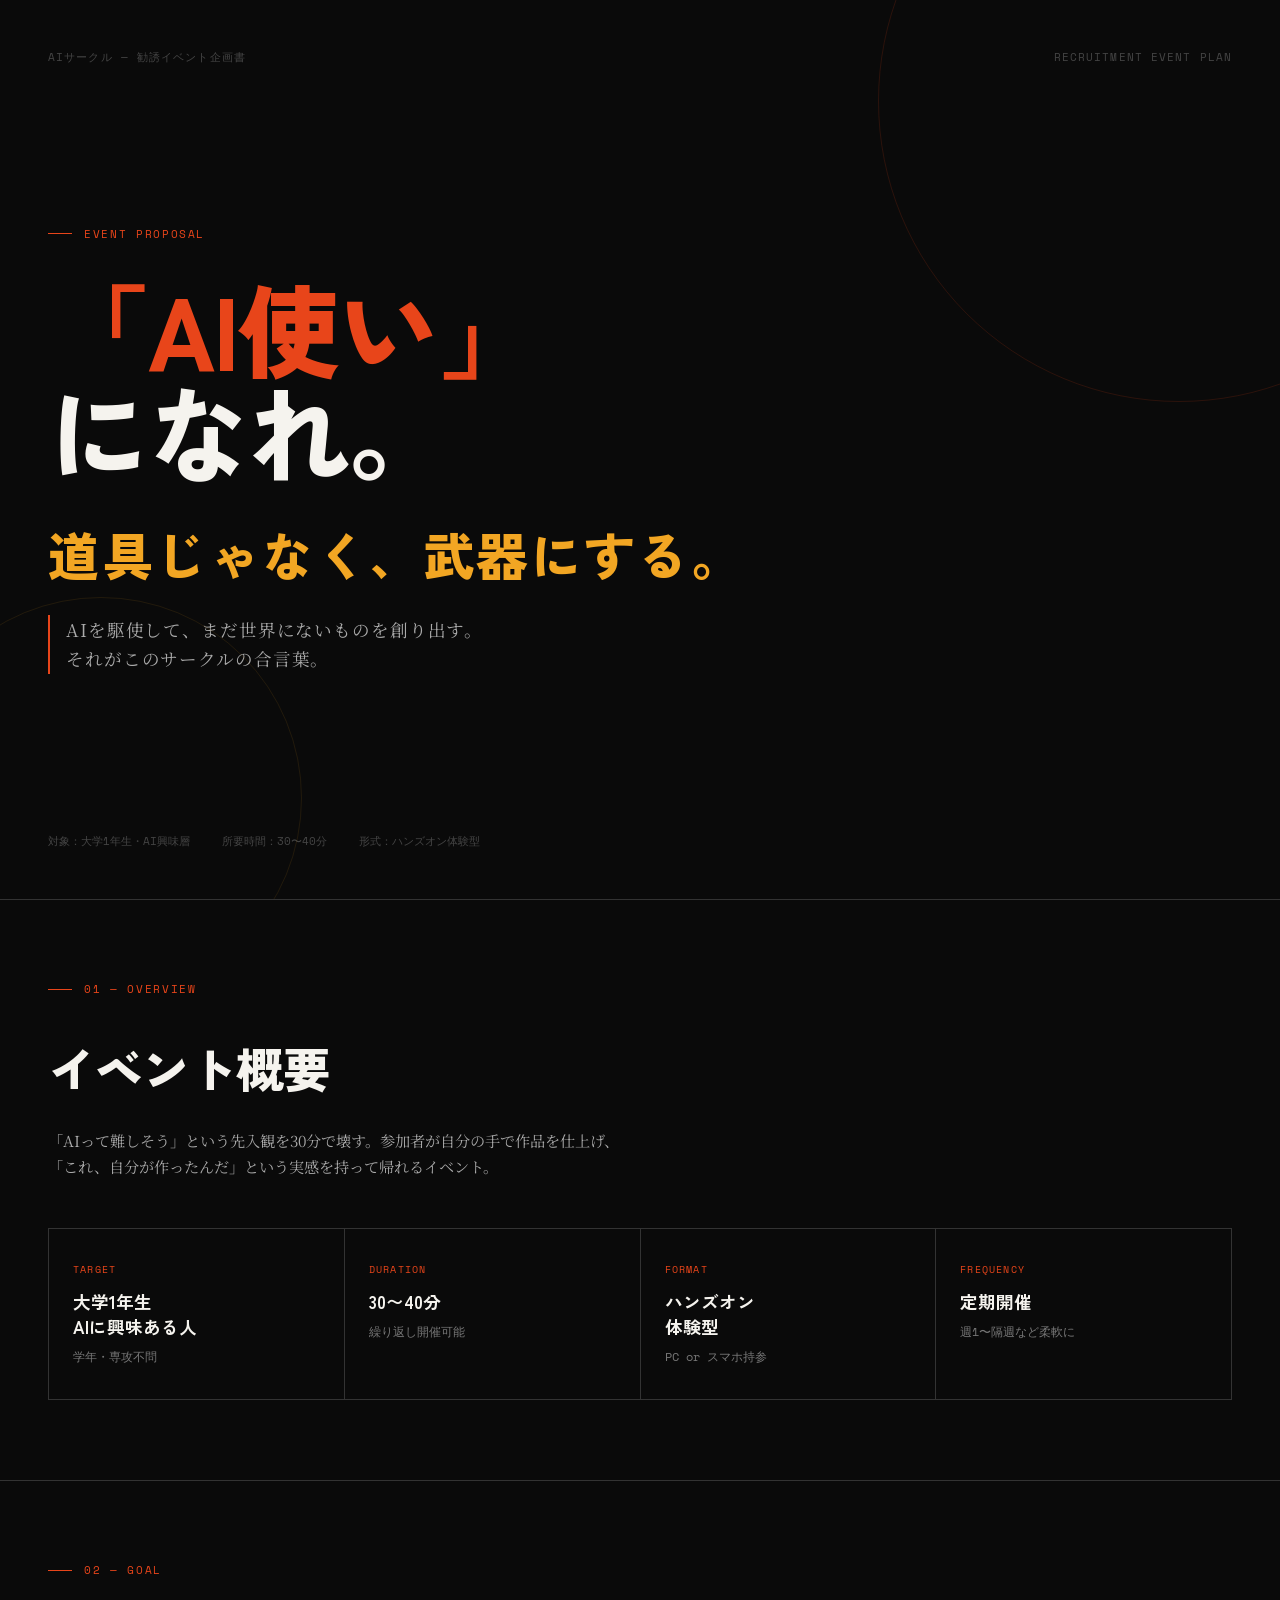
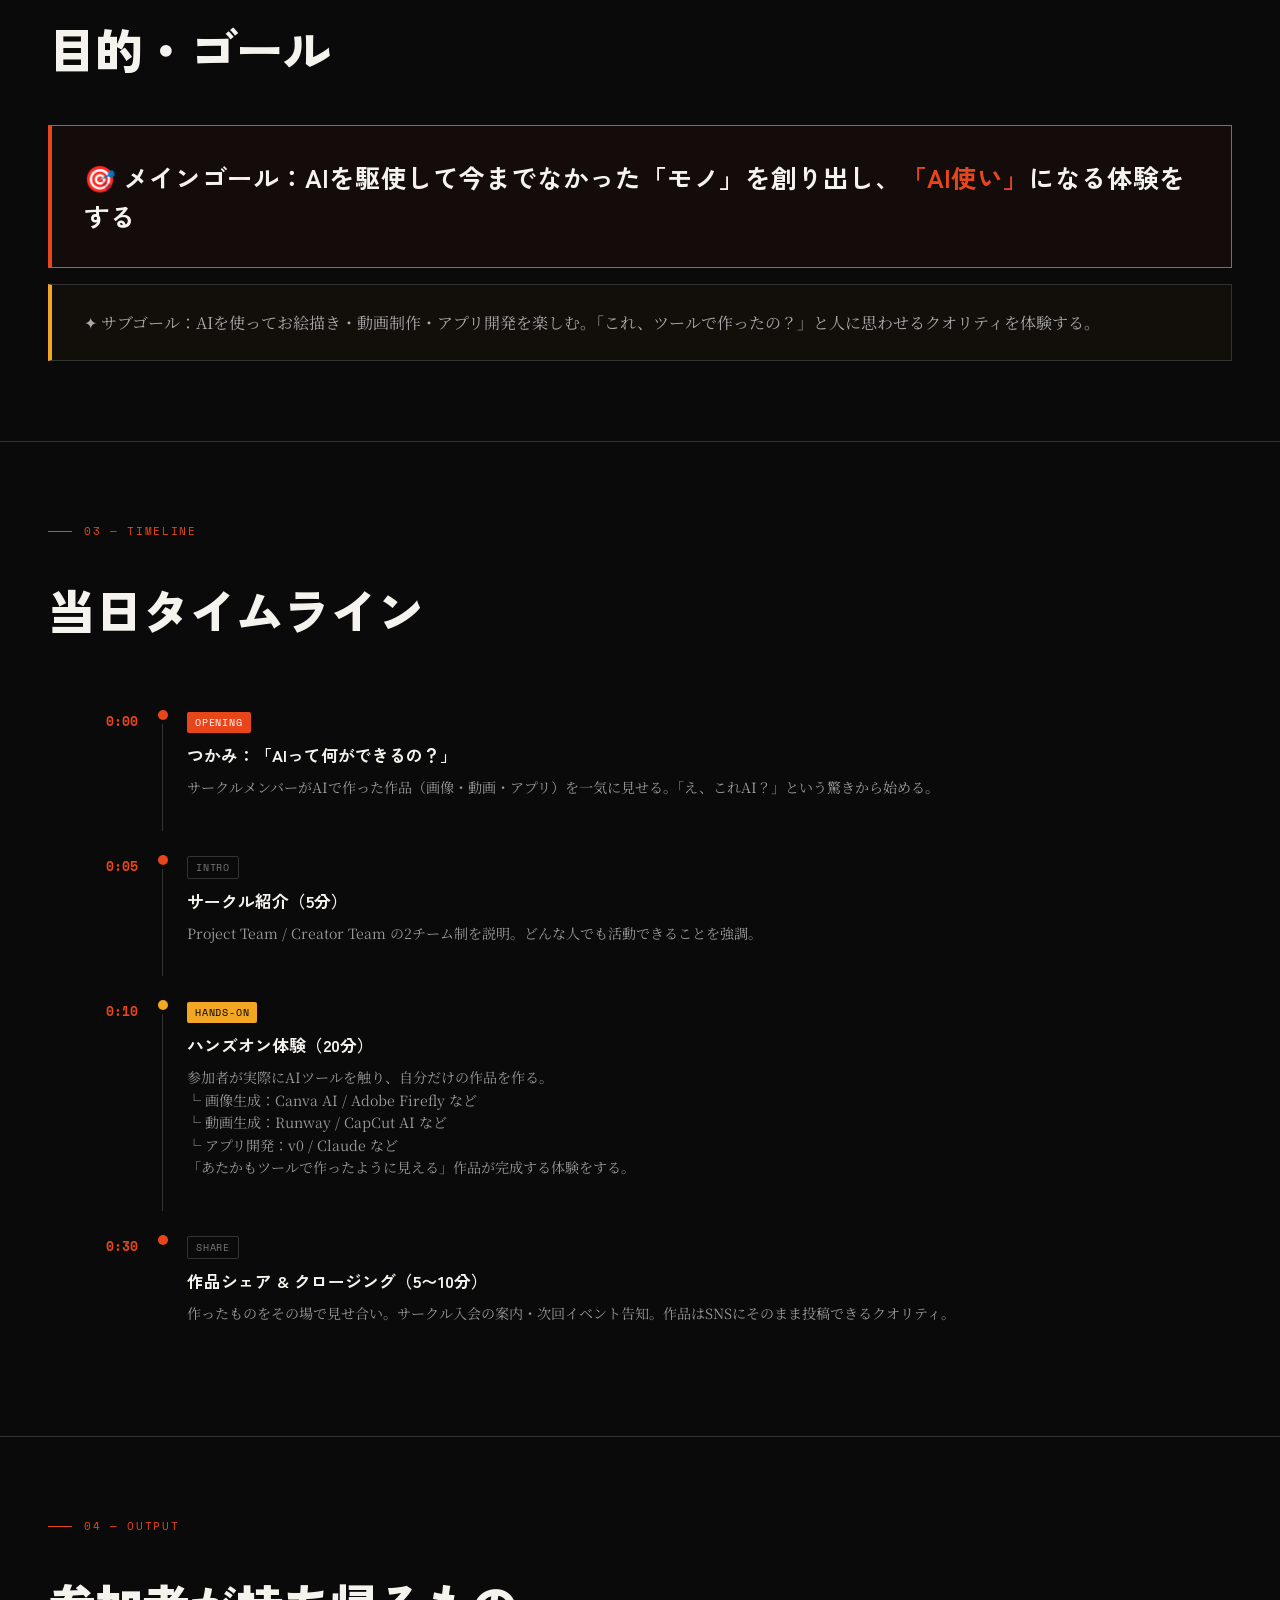
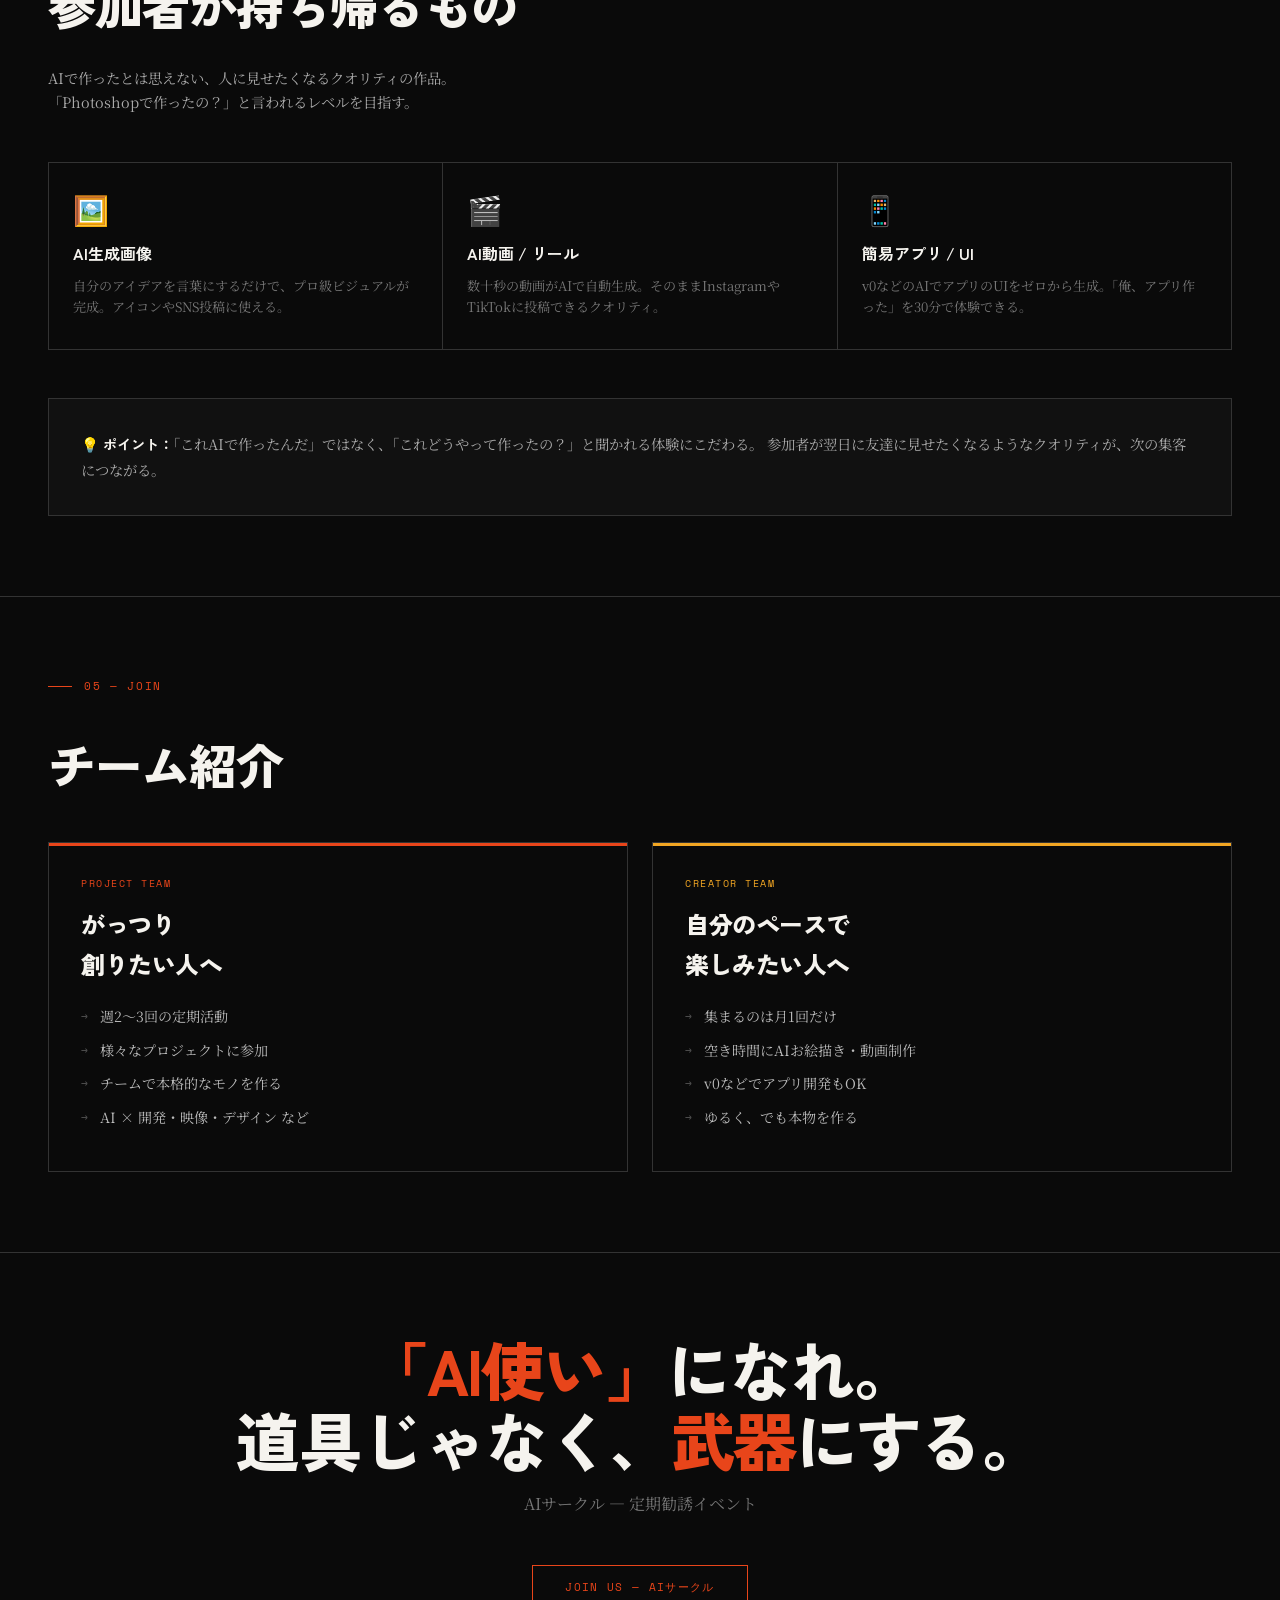
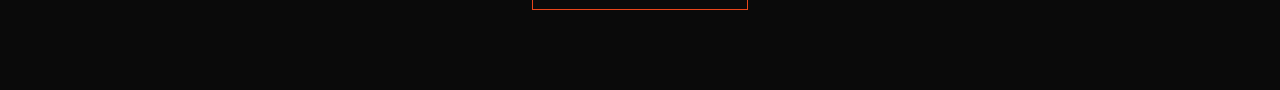
<file: ai_circle_event_plan.html>
<!DOCTYPE html>
<html lang="ja">
<head>
<meta charset="UTF-8">
<meta name="viewport" content="width=device-width, initial-scale=1.0">
<title>AIサークル 勧誘イベント企画書</title>
<link href="https://fonts.googleapis.com/css2?family=Zen+Kaku+Gothic+New:wght@400;700;900&family=Noto+Serif+JP:wght@400;700&family=Space+Mono:wght@400;700&display=swap" rel="stylesheet">
<style>
  :root {
    --black: #0a0a0a;
    --white: #f5f3ee;
    --accent: #E8451A;
    --accent2: #F2A623;
    --gray: #2a2a2a;
    --gray2: #444;
    --border: #333;
    --mono: 'Space Mono', monospace;
    --serif: 'Noto Serif JP', serif;
    --sans: 'Zen Kaku Gothic New', sans-serif;
  }

  * { margin: 0; padding: 0; box-sizing: border-box; }

  body {
    background: var(--black);
    color: var(--white);
    font-family: var(--sans);
    line-height: 1.7;
  }

  /* ── COVER ── */
  .cover {
    min-height: 100vh;
    display: grid;
    grid-template-rows: auto 1fr auto;
    padding: 3rem;
    border-bottom: 1px solid var(--border);
    position: relative;
    overflow: hidden;
  }

  .cover::before {
    content: '';
    position: absolute;
    top: -200px; right: -200px;
    width: 600px; height: 600px;
    border-radius: 50%;
    border: 1px solid rgba(232,69,26,0.15);
    pointer-events: none;
  }
  .cover::after {
    content: '';
    position: absolute;
    bottom: -100px; left: -100px;
    width: 400px; height: 400px;
    border-radius: 50%;
    border: 1px solid rgba(242,166,35,0.1);
    pointer-events: none;
  }

  .cover-meta {
    display: flex;
    justify-content: space-between;
    align-items: center;
    font-family: var(--mono);
    font-size: 11px;
    color: var(--gray2);
    letter-spacing: 0.1em;
  }

  .cover-main {
    display: flex;
    flex-direction: column;
    justify-content: center;
    gap: 2rem;
    padding: 4rem 0;
  }

  .tag {
    font-family: var(--mono);
    font-size: 11px;
    letter-spacing: 0.15em;
    color: var(--accent);
    text-transform: uppercase;
    display: flex;
    align-items: center;
    gap: 0.75rem;
  }
  .tag::before {
    content: '';
    display: block;
    width: 24px; height: 1px;
    background: var(--accent);
  }

  .cover-title {
    font-family: var(--sans);
    font-weight: 900;
    font-size: clamp(3rem, 8vw, 6.5rem);
    line-height: 1.0;
    letter-spacing: -0.02em;
  }

  .cover-title .accent-word {
    color: var(--accent);
    display: inline-block;
  }
  .cover-title .accent-small {
    font-size: 0.5em;
    color: var(--accent2);
    letter-spacing: 0.05em;
  }

  .cover-catch {
    font-size: clamp(0.85rem, 2vw, 1.1rem);
    color: #aaa;
    font-family: var(--serif);
    letter-spacing: 0.05em;
    max-width: 480px;
    border-left: 2px solid var(--accent);
    padding-left: 1rem;
  }

  .cover-footer {
    font-family: var(--mono);
    font-size: 11px;
    color: var(--gray2);
    display: flex;
    gap: 2rem;
  }

  /* ── SECTION COMMON ── */
  .section {
    padding: 5rem 3rem;
    border-bottom: 1px solid var(--border);
  }

  .section-label {
    font-family: var(--mono);
    font-size: 11px;
    letter-spacing: 0.15em;
    color: var(--accent);
    text-transform: uppercase;
    margin-bottom: 2.5rem;
    display: flex;
    align-items: center;
    gap: 0.75rem;
  }
  .section-label::before {
    content: '';
    display: block;
    width: 24px; height: 1px;
    background: var(--accent);
  }

  .section-title {
    font-weight: 900;
    font-size: clamp(1.8rem, 4vw, 3rem);
    line-height: 1.2;
    margin-bottom: 2rem;
    letter-spacing: -0.02em;
  }

  /* ── SUMMARY GRID ── */
  .summary-grid {
    display: grid;
    grid-template-columns: repeat(auto-fit, minmax(200px, 1fr));
    gap: 1px;
    background: var(--border);
    border: 1px solid var(--border);
    margin-top: 3rem;
  }

  .summary-item {
    background: var(--black);
    padding: 2rem 1.5rem;
  }

  .summary-item .item-label {
    font-family: var(--mono);
    font-size: 10px;
    letter-spacing: 0.12em;
    color: var(--accent);
    text-transform: uppercase;
    margin-bottom: 0.75rem;
  }

  .summary-item .item-value {
    font-weight: 700;
    font-size: 1.1rem;
    line-height: 1.4;
  }

  .summary-item .item-sub {
    font-size: 0.78rem;
    color: #777;
    margin-top: 0.4rem;
    font-family: var(--mono);
  }

  /* ── GOAL SECTION ── */
  .goal-block {
    margin-top: 3rem;
  }

  .goal-main {
    font-size: clamp(1.1rem, 2.5vw, 1.6rem);
    font-weight: 700;
    line-height: 1.5;
    padding: 2rem;
    border: 1px solid var(--accent);
    border-left: 4px solid var(--accent);
    background: rgba(232,69,26,0.04);
    margin-bottom: 1rem;
  }

  .goal-sub {
    font-size: 1rem;
    color: #aaa;
    padding: 1.5rem 2rem;
    border: 1px solid var(--border);
    border-left: 4px solid var(--accent2);
    background: rgba(242,166,35,0.03);
    font-family: var(--serif);
  }

  /* ── TIMELINE ── */
  .timeline {
    margin-top: 3rem;
    display: flex;
    flex-direction: column;
    gap: 0;
  }

  .tl-item {
    display: grid;
    grid-template-columns: 90px 1px 1fr;
    gap: 0 1.5rem;
    min-height: 80px;
  }

  .tl-time {
    font-family: var(--mono);
    font-size: 13px;
    font-weight: 700;
    color: var(--accent);
    padding-top: 1.5rem;
    text-align: right;
  }

  .tl-line-wrap {
    display: flex;
    flex-direction: column;
    align-items: center;
  }

  .tl-dot {
    width: 10px; height: 10px;
    border-radius: 50%;
    background: var(--accent);
    margin-top: 1.5rem;
    flex-shrink: 0;
  }

  .tl-dot.accent2 { background: var(--accent2); }

  .tl-line {
    width: 1px;
    flex: 1;
    background: var(--border);
    margin-top: 4px;
  }

  .tl-item:last-child .tl-line { display: none; }

  .tl-content {
    padding: 1.25rem 0 2rem;
  }

  .tl-content .tl-title {
    font-weight: 700;
    font-size: 1.05rem;
    margin-bottom: 0.4rem;
  }

  .tl-content .tl-desc {
    font-size: 0.88rem;
    color: #999;
    font-family: var(--serif);
    line-height: 1.6;
  }

  .tl-badge {
    display: inline-block;
    font-family: var(--mono);
    font-size: 10px;
    letter-spacing: 0.08em;
    padding: 2px 8px;
    border-radius: 2px;
    margin-bottom: 0.5rem;
    text-transform: uppercase;
  }
  .tl-badge.red { background: var(--accent); color: #fff; }
  .tl-badge.amber { background: var(--accent2); color: #000; }
  .tl-badge.gray { border: 1px solid var(--border); color: #777; }

  /* ── TEAM CARDS ── */
  .team-grid {
    display: grid;
    grid-template-columns: 1fr 1fr;
    gap: 1.5rem;
    margin-top: 3rem;
  }

  @media (max-width: 640px) {
    .team-grid { grid-template-columns: 1fr; }
  }

  .team-card {
    border: 1px solid var(--border);
    padding: 2rem;
    position: relative;
    overflow: hidden;
  }

  .team-card::before {
    content: '';
    position: absolute;
    top: 0; left: 0; right: 0;
    height: 3px;
  }
  .team-card.project::before { background: var(--accent); }
  .team-card.creator::before { background: var(--accent2); }

  .team-card-label {
    font-family: var(--mono);
    font-size: 10px;
    letter-spacing: 0.15em;
    margin-bottom: 0.75rem;
    text-transform: uppercase;
  }
  .team-card.project .team-card-label { color: var(--accent); }
  .team-card.creator .team-card-label { color: var(--accent2); }

  .team-card-title {
    font-weight: 900;
    font-size: 1.5rem;
    margin-bottom: 1.25rem;
    letter-spacing: -0.02em;
  }

  .team-feature {
    display: flex;
    align-items: flex-start;
    gap: 0.75rem;
    font-size: 0.88rem;
    color: #bbb;
    margin-bottom: 0.6rem;
    font-family: var(--serif);
  }

  .team-feature::before {
    content: '→';
    font-family: var(--mono);
    font-size: 11px;
    color: #555;
    flex-shrink: 0;
    margin-top: 2px;
  }

  /* ── OUTPUT SECTION ── */
  .output-grid {
    display: grid;
    grid-template-columns: repeat(3, 1fr);
    gap: 1px;
    background: var(--border);
    border: 1px solid var(--border);
    margin-top: 3rem;
  }

  @media (max-width: 640px) {
    .output-grid { grid-template-columns: 1fr; }
  }

  .output-item {
    background: var(--black);
    padding: 2rem 1.5rem;
  }

  .output-icon {
    font-size: 1.8rem;
    margin-bottom: 1rem;
    line-height: 1;
  }

  .output-title {
    font-weight: 700;
    font-size: 1rem;
    margin-bottom: 0.5rem;
  }

  .output-desc {
    font-size: 0.82rem;
    color: #777;
    font-family: var(--serif);
    line-height: 1.6;
  }

  /* ── FLOW NOTE ── */
  .flow-note {
    margin-top: 3rem;
    padding: 2rem;
    border: 1px solid var(--border);
    background: #111;
    font-size: 0.9rem;
    color: #aaa;
    font-family: var(--serif);
    line-height: 1.8;
  }

  .flow-note strong {
    color: var(--white);
    font-family: var(--sans);
  }

  /* ── CTA / CLOSE ── */
  .cta {
    padding: 5rem 3rem;
    text-align: center;
  }

  .cta-main {
    font-weight: 900;
    font-size: clamp(2rem, 5vw, 4rem);
    letter-spacing: -0.03em;
    line-height: 1.1;
    margin-bottom: 1rem;
  }

  .cta-main .hi { color: var(--accent); }

  .cta-sub {
    font-size: 1rem;
    color: #777;
    font-family: var(--serif);
    margin-bottom: 3rem;
  }

  .cta-box {
    display: inline-block;
    font-family: var(--mono);
    font-size: 11px;
    letter-spacing: 0.12em;
    color: var(--accent);
    border: 1px solid var(--accent);
    padding: 0.75rem 2rem;
    text-transform: uppercase;
  }

  /* ── PRINT ── */
  @media print {
    body { background: white; color: black; }
    .cover, .section, .cta { border-color: #ddd; }
    .cover::before, .cover::after { display: none; }
  }
</style>
</head>
<body>

<!-- COVER -->
<div class="cover">
  <div class="cover-meta">
    <span>AIサークル — 勧誘イベント企画書</span>
    <span>RECRUITMENT EVENT PLAN</span>
  </div>

  <div class="cover-main">
    <div class="tag">Event Proposal</div>
    <h1 class="cover-title">
      <span class="accent-word">「AI使い」</span><br>
      になれ。<br>
      <span class="accent-small">道具じゃなく、武器にする。</span>
    </h1>
    <p class="cover-catch">
      AIを駆使して、まだ世界にないものを創り出す。<br>
      それがこのサークルの合言葉。
    </p>
  </div>

  <div class="cover-footer">
    <span>対象：大学1年生・AI興味層</span>
    <span>所要時間：30〜40分</span>
    <span>形式：ハンズオン体験型</span>
  </div>
</div>

<!-- 01 OVERVIEW -->
<div class="section">
  <div class="section-label">01 — Overview</div>
  <h2 class="section-title">イベント概要</h2>
  <p style="color:#aaa; font-family: var(--serif); max-width:600px; font-size:0.95rem;">
    「AIって難しそう」という先入観を30分で壊す。参加者が自分の手で作品を仕上げ、
    「これ、自分が作ったんだ」という実感を持って帰れるイベント。
  </p>

  <div class="summary-grid">
    <div class="summary-item">
      <div class="item-label">Target</div>
      <div class="item-value">大学1年生<br>AIに興味ある人</div>
      <div class="item-sub">学年・専攻不問</div>
    </div>
    <div class="summary-item">
      <div class="item-label">Duration</div>
      <div class="item-value">30〜40分</div>
      <div class="item-sub">繰り返し開催可能</div>
    </div>
    <div class="summary-item">
      <div class="item-label">Format</div>
      <div class="item-value">ハンズオン<br>体験型</div>
      <div class="item-sub">PC or スマホ持参</div>
    </div>
    <div class="summary-item">
      <div class="item-label">Frequency</div>
      <div class="item-value">定期開催</div>
      <div class="item-sub">週1〜隔週など柔軟に</div>
    </div>
  </div>
</div>

<!-- 02 GOAL -->
<div class="section">
  <div class="section-label">02 — Goal</div>
  <h2 class="section-title">目的・ゴール</h2>

  <div class="goal-block">
    <div class="goal-main">
      🎯 メインゴール：AIを駆使して今までなかった「モノ」を創り出し、<strong style="color:var(--accent)">「AI使い」</strong>になる体験をする
    </div>
    <div class="goal-sub">
      ✦ サブゴール：AIを使ってお絵描き・動画制作・アプリ開発を楽しむ。「これ、ツールで作ったの？」と人に思わせるクオリティを体験する。
    </div>
  </div>
</div>

<!-- 03 TIMELINE -->
<div class="section">
  <div class="section-label">03 — Timeline</div>
  <h2 class="section-title">当日タイムライン</h2>

  <div class="timeline">

    <div class="tl-item">
      <div class="tl-time">0:00</div>
      <div class="tl-line-wrap"><div class="tl-dot"></div><div class="tl-line"></div></div>
      <div class="tl-content">
        <div class="tl-badge red">Opening</div>
        <div class="tl-title">つかみ：「AIって何ができるの？」</div>
        <div class="tl-desc">サークルメンバーがAIで作った作品（画像・動画・アプリ）を一気に見せる。「え、これAI？」という驚きから始める。</div>
      </div>
    </div>

    <div class="tl-item">
      <div class="tl-time">0:05</div>
      <div class="tl-line-wrap"><div class="tl-dot"></div><div class="tl-line"></div></div>
      <div class="tl-content">
        <div class="tl-badge gray">Intro</div>
        <div class="tl-title">サークル紹介（5分）</div>
        <div class="tl-desc">Project Team / Creator Team の2チーム制を説明。どんな人でも活動できることを強調。</div>
      </div>
    </div>

    <div class="tl-item">
      <div class="tl-time">0:10</div>
      <div class="tl-line-wrap"><div class="tl-dot accent2"></div><div class="tl-line"></div></div>
      <div class="tl-content">
        <div class="tl-badge amber">Hands-on</div>
        <div class="tl-title">ハンズオン体験（20分）</div>
        <div class="tl-desc">
          参加者が実際にAIツールを触り、自分だけの作品を作る。<br>
          └ 画像生成：Canva AI / Adobe Firefly など<br>
          └ 動画生成：Runway / CapCut AI など<br>
          └ アプリ開発：v0 / Claude など<br>
          「あたかもツールで作ったように見える」作品が完成する体験をする。
        </div>
      </div>
    </div>

    <div class="tl-item">
      <div class="tl-time">0:30</div>
      <div class="tl-line-wrap"><div class="tl-dot"></div><div class="tl-line"></div></div>
      <div class="tl-content">
        <div class="tl-badge gray">Share</div>
        <div class="tl-title">作品シェア & クロージング（5〜10分）</div>
        <div class="tl-desc">作ったものをその場で見せ合い。サークル入会の案内・次回イベント告知。作品はSNSにそのまま投稿できるクオリティ。</div>
      </div>
    </div>

  </div>
</div>

<!-- 04 OUTPUT -->
<div class="section">
  <div class="section-label">04 — Output</div>
  <h2 class="section-title">参加者が持ち帰るもの</h2>
  <p style="color:#aaa; font-family:var(--serif); font-size:0.9rem; max-width:560px;">
    AIで作ったとは思えない、人に見せたくなるクオリティの作品。<br>
    「Photoshopで作ったの？」と言われるレベルを目指す。
  </p>

  <div class="output-grid">
    <div class="output-item">
      <div class="output-icon">🖼️</div>
      <div class="output-title">AI生成画像</div>
      <div class="output-desc">自分のアイデアを言葉にするだけで、プロ級ビジュアルが完成。アイコンやSNS投稿に使える。</div>
    </div>
    <div class="output-item">
      <div class="output-icon">🎬</div>
      <div class="output-title">AI動画 / リール</div>
      <div class="output-desc">数十秒の動画がAIで自動生成。そのままInstagramやTikTokに投稿できるクオリティ。</div>
    </div>
    <div class="output-item">
      <div class="output-icon">📱</div>
      <div class="output-title">簡易アプリ / UI</div>
      <div class="output-desc">v0などのAIでアプリのUIをゼロから生成。「俺、アプリ作った」を30分で体験できる。</div>
    </div>
  </div>

  <div class="flow-note">
    💡 <strong>ポイント：</strong>「これAIで作ったんだ」ではなく、「これどうやって作ったの？」と聞かれる体験にこだわる。
    参加者が翌日に友達に見せたくなるようなクオリティが、次の集客につながる。
  </div>
</div>

<!-- 05 TEAM -->
<div class="section">
  <div class="section-label">05 — Join</div>
  <h2 class="section-title">チーム紹介</h2>

  <div class="team-grid">
    <div class="team-card project">
      <div class="team-card-label">Project Team</div>
      <div class="team-card-title">がっつり<br>創りたい人へ</div>
      <div class="team-feature">週2〜3回の定期活動</div>
      <div class="team-feature">様々なプロジェクトに参加</div>
      <div class="team-feature">チームで本格的なモノを作る</div>
      <div class="team-feature">AI × 開発・映像・デザイン など</div>
    </div>
    <div class="team-card creator">
      <div class="team-card-label">Creator Team</div>
      <div class="team-card-title">自分のペースで<br>楽しみたい人へ</div>
      <div class="team-feature">集まるのは月1回だけ</div>
      <div class="team-feature">空き時間にAIお絵描き・動画制作</div>
      <div class="team-feature">v0などでアプリ開発もOK</div>
      <div class="team-feature">ゆるく、でも本物を作る</div>
    </div>
  </div>
</div>

<!-- CTA -->
<div class="cta">
  <div class="cta-main">
    <span class="hi">「AI使い」</span>になれ。<br>道具じゃなく、<span class="hi">武器</span>にする。
  </div>
  <p class="cta-sub">AIサークル — 定期勧誘イベント</p>
  <div class="cta-box">Join Us — AIサークル</div>
</div>

</body>
</html>
</file>
